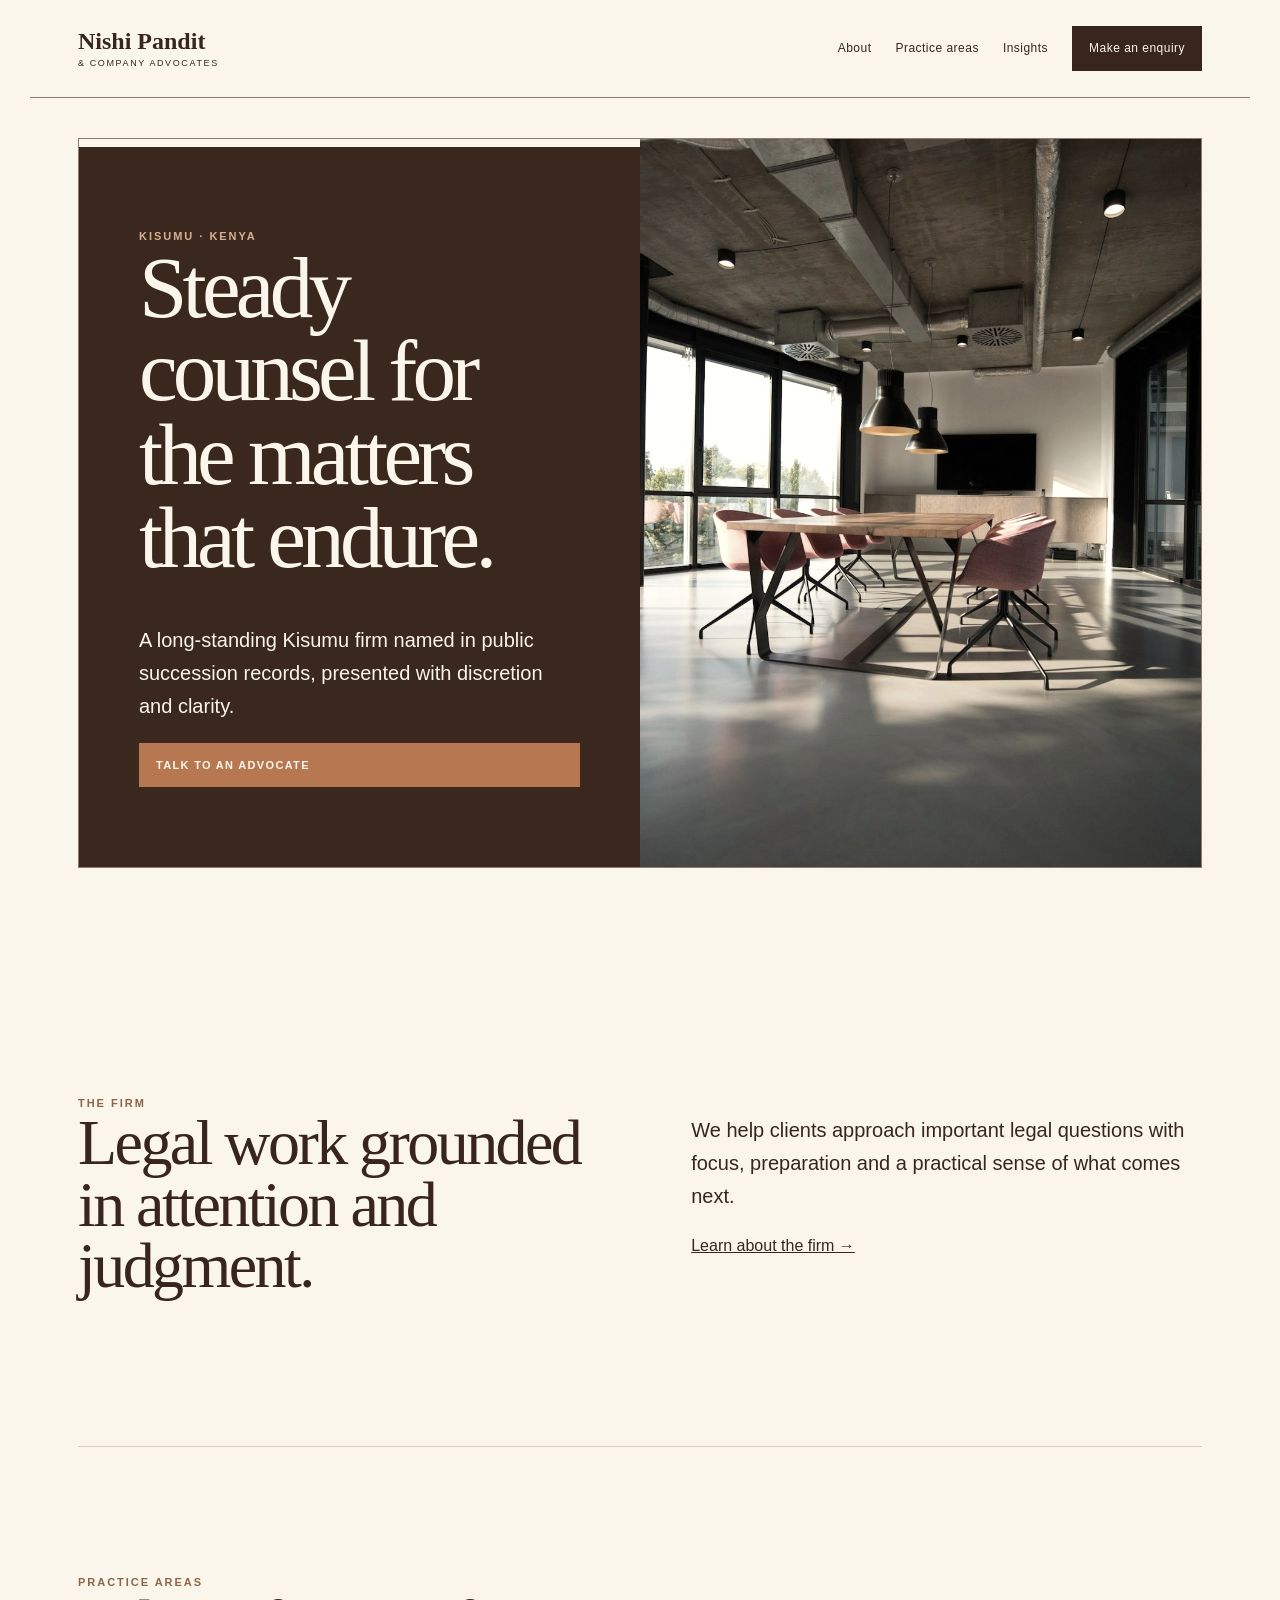
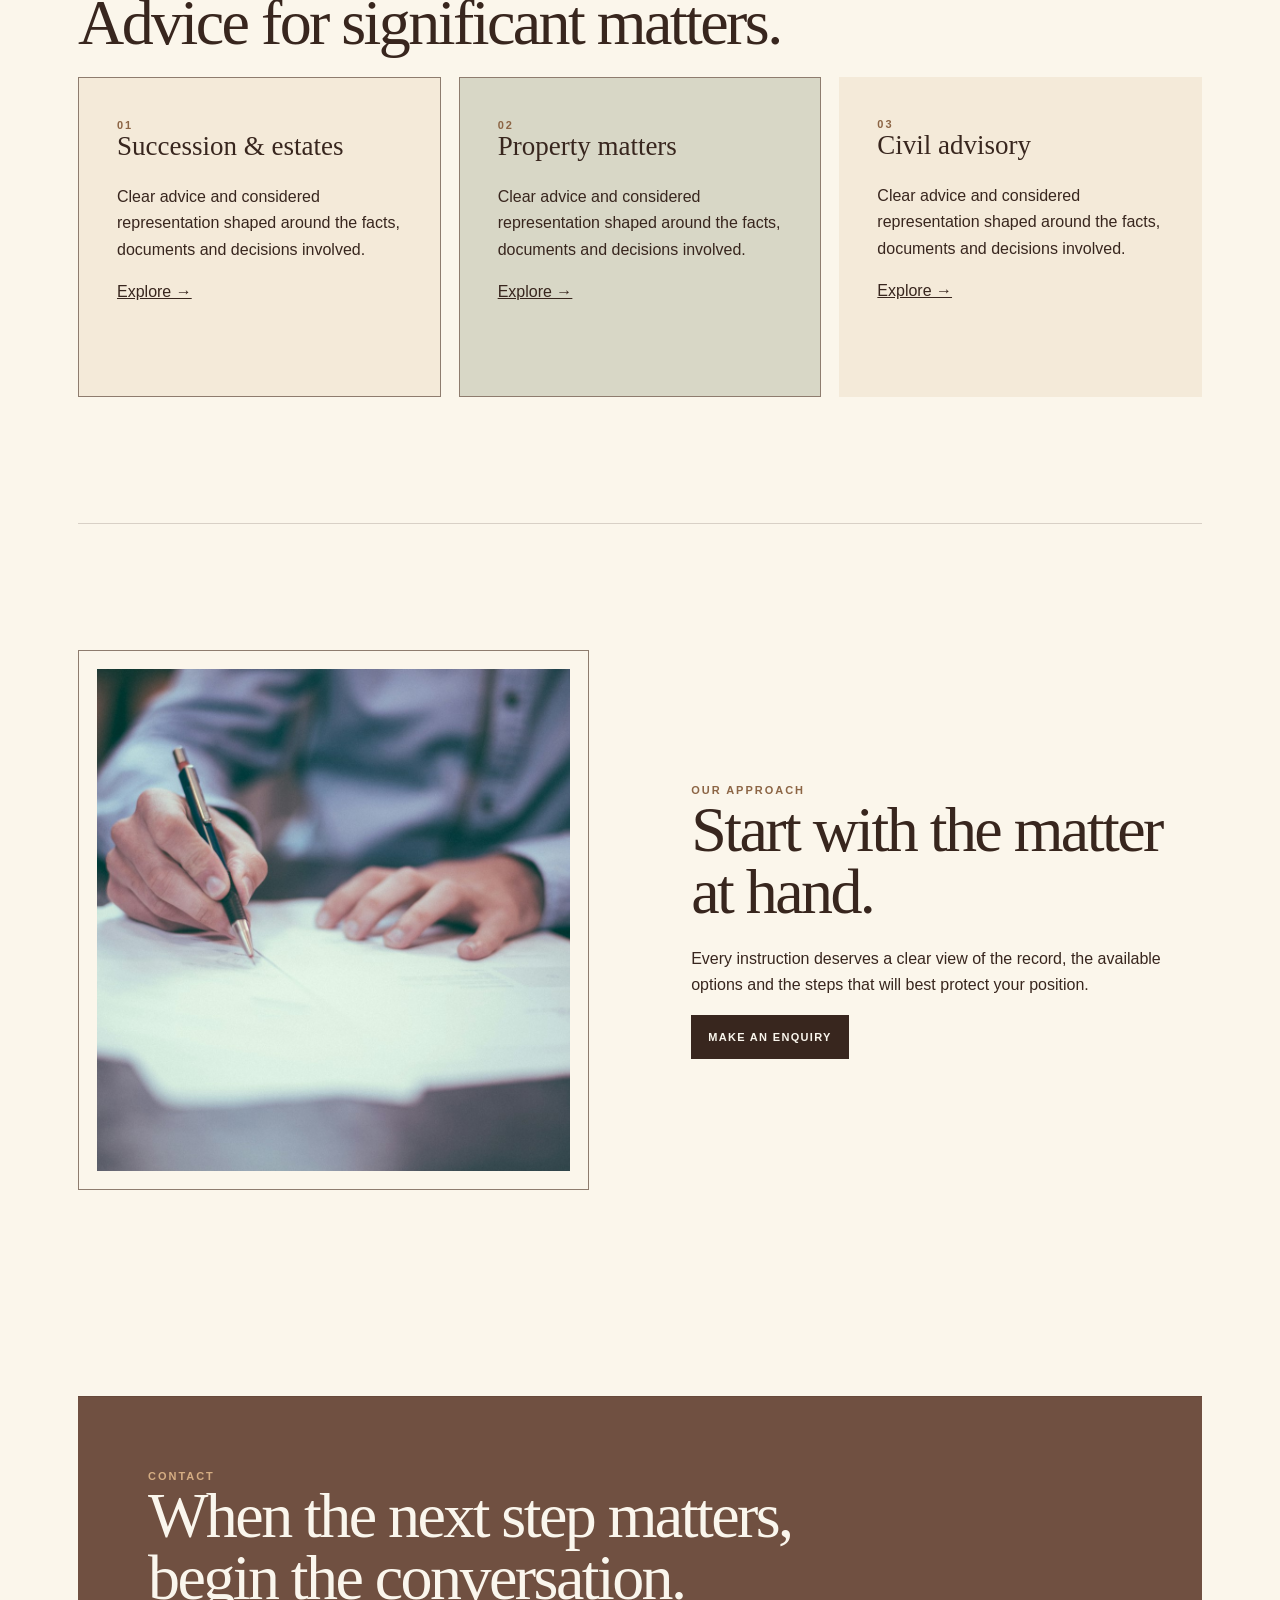
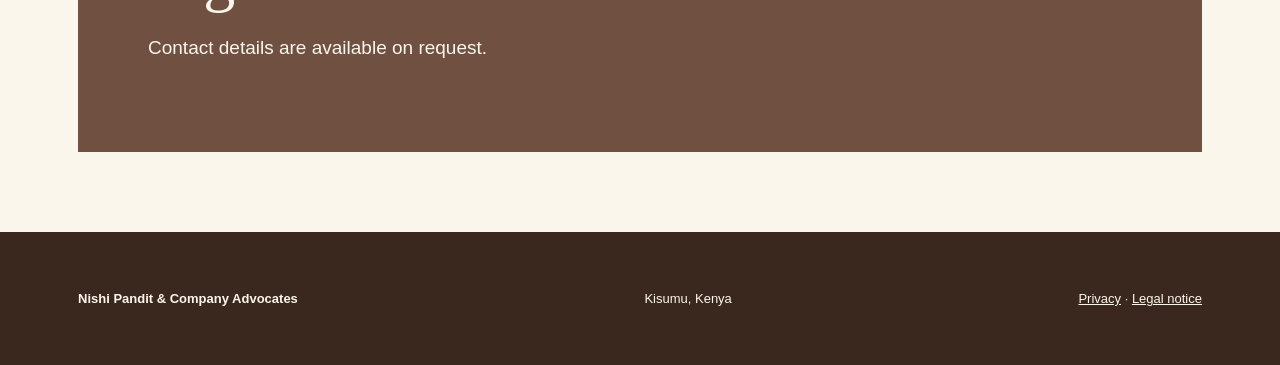
<file: index.html>
<!doctype html><html lang="en"><head><meta charset="utf-8"><meta name="viewport" content="width=device-width,initial-scale=1"><title>Nishi Pandit & Company Advocates</title><meta name="description" content="Nishi Pandit & Company Advocates — legal counsel in Kisumu, Kenya."><link rel="canonical" href="https://nishi-pandit-advocates.vercel.app/"><meta property="og:title" content="Nishi Pandit & Company Advocates"><meta property="og:description" content="Nishi Pandit & Company Advocates — legal counsel in Kisumu, Kenya."><meta property="og:image" content="https://nishi-pandit-advocates.vercel.app/assets/hero.jpg"><meta name="twitter:card" content="summary_large_image"><link rel="manifest" href="/manifest.webmanifest"><link rel="preload" as="image" href="/assets/hero.jpg"><style>:root{--ink:#38261e;--paper:#faf6ed;--accent:#b47d4b;--line:color-mix(in srgb,var(--ink) 18%,transparent)}*{box-sizing:border-box}html{scroll-behavior:smooth}body{margin:0;background:var(--paper);color:var(--ink);font:16px/1.65 Arial,sans-serif}a{color:inherit}header,main,footer{max-width:1220px;margin:auto;padding-inline:clamp(20px,4vw,48px)}header{height:88px;display:flex;align-items:center;justify-content:space-between;border-bottom:1px solid var(--line)}.logo{text-decoration:none;font:600 20px/1 Georgia,serif}.logo small{display:block;font:9px Arial;letter-spacing:.18em;margin-top:5px}nav{display:flex;align-items:center;gap:24px;font-size:12px;letter-spacing:.04em}nav a{text-decoration:none}.navcta,.button{background:var(--ink);color:var(--paper);padding:13px 17px}.menu{display:none}section{padding:clamp(68px,10vw,126px) 0;border-top:1px solid var(--line)}.hero{border:0;padding-top:50px;display:grid;grid-template-columns:1.05fr .95fr;gap:clamp(32px,7vw,90px);align-items:end;min-height:640px}.kicker{font-size:11px;font-weight:700;letter-spacing:.18em;text-transform:uppercase;color:#8c6545}h1,h2,h3{font-family:Georgia,serif;font-weight:500;line-height:.96;margin:0 0 24px}h1{font-size:clamp(54px,7.6vw,106px);letter-spacing:-.055em}h2{font-size:clamp(38px,5vw,66px);letter-spacing:-.04em}.hero p,.intro{font-size:20px;max-width:570px}.heroimg{width:100%;height:510px;object-fit:cover;display:block;filter:saturate(.8) contrast(1.03)}.button{display:inline-block;text-decoration:none;font-size:11px;letter-spacing:.12em;text-transform:uppercase;font-weight:bold}.twocol{display:grid;grid-template-columns:1fr 1fr;gap:clamp(35px,8vw,110px)}.cards{display:grid;grid-template-columns:repeat(3,1fr);border:1px solid var(--line)}.card{padding:28px;border-right:1px solid var(--line);min-height:250px}.card:last-child{border:0}.card h3{font-size:27px}.wideimage{width:100%;height:390px;object-fit:cover}.band{background:var(--ink);color:var(--paper);padding:clamp(36px,6vw,70px)}.band h2{max-width:700px}.details{font-size:19px}.legal{font-size:14px;max-width:760px;color:color-mix(in srgb,var(--ink) 74%,transparent)}footer{padding-block:55px;font-size:13px;border-top:1px solid var(--line)}footer div{display:flex;justify-content:space-between;gap:20px;flex-wrap:wrap}.pagehero{padding:110px 0 72px}.list{padding:0;margin:35px 0;list-style:none;border-top:1px solid var(--line)}.list li{padding:25px 0;border-bottom:1px solid var(--line);display:grid;grid-template-columns:1fr 2fr;gap:30px}.list b{font:500 30px Georgia,serif}@media(max-width:760px){header{height:76px}nav{display:none}.menu{display:block;border:0;background:none;color:var(--ink);font:12px Arial;letter-spacing:.1em;text-transform:uppercase}.hero,.twocol{grid-template-columns:1fr}.hero{min-height:auto;padding-top:60px}.heroimg{height:350px}.cards{grid-template-columns:1fr}.card{border-right:0;border-bottom:1px solid var(--line);min-height:0}.card:last-child{border-bottom:0}.list li{grid-template-columns:1fr;gap:9px}section{padding:70px 0}}@media(prefers-reduced-motion:reduce){html{scroll-behavior:auto}}</style><link rel="stylesheet" href="/assets/brand.css"><script type="application/ld+json">{"@context":"https://schema.org","@type":"LegalService","name":"Nishi Pandit & Company Advocates","address":{"@type":"PostalAddress","addressLocality":"Kisumu","addressCountry":"KE"}}</script></head><body><header><a class="logo" href="/">Nishi Pandit<small>& COMPANY ADVOCATES</small></a><button class="menu" aria-label="Open navigation">Menu</button><nav><a href="/about.html">About</a><a href="/practice-areas.html">Practice areas</a><a href="/insights.html">Insights</a><a href="/contact.html" class="navcta">Make an enquiry</a></nav></header><main><section class="hero"><div><div class="kicker">Kisumu · Kenya</div><h1>Steady counsel for the matters that endure.</h1><p>A long-standing Kisumu firm named in public succession records, presented with discretion and clarity.</p><a class="button" href="/contact.html">Talk to an advocate</a></div><img class="heroimg" src="/assets/hero.jpg" alt="Refined architectural detail"></section><section class="twocol"><div><div class="kicker">The firm</div><h2>Legal work grounded in attention and judgment.</h2></div><div><p class="intro">We help clients approach important legal questions with focus, preparation and a practical sense of what comes next.</p><a href="/about.html">Learn about the firm →</a></div></section><section><div class="kicker">Practice areas</div><h2>Advice for significant matters.</h2><div class="cards"><article class="card"><div class="kicker">01</div><h3>Succession & estates</h3><p>Clear advice and considered representation shaped around the facts, documents and decisions involved.</p><a href="/practice-areas.html">Explore →</a></article><article class="card"><div class="kicker">02</div><h3>Property matters</h3><p>Clear advice and considered representation shaped around the facts, documents and decisions involved.</p><a href="/practice-areas.html">Explore →</a></article><article class="card"><div class="kicker">03</div><h3>Civil advisory</h3><p>Clear advice and considered representation shaped around the facts, documents and decisions involved.</p><a href="/practice-areas.html">Explore →</a></article></div></section><section class="twocol"><img class="wideimage" src="/assets/editorial.jpg" alt="Professional documents and workspace"><div><div class="kicker">Our approach</div><h2>Start with the matter at hand.</h2><p>Every instruction deserves a clear view of the record, the available options and the steps that will best protect your position.</p><a class="button" href="/contact.html">Make an enquiry</a></div></section><section class="band"><div class="kicker" style="color:#d5ad83">Contact</div><h2>When the next step matters, begin the conversation.</h2><p class="details">Contact details are available on request.</p></section></main><footer><div><strong>Nishi Pandit & Company Advocates</strong><span>Kisumu, Kenya</span><span><a href="/privacy.html">Privacy</a> · <a href="/terms.html">Legal notice</a></span></div></footer><script src="/assets/site.js"></script></body></html>
</file>
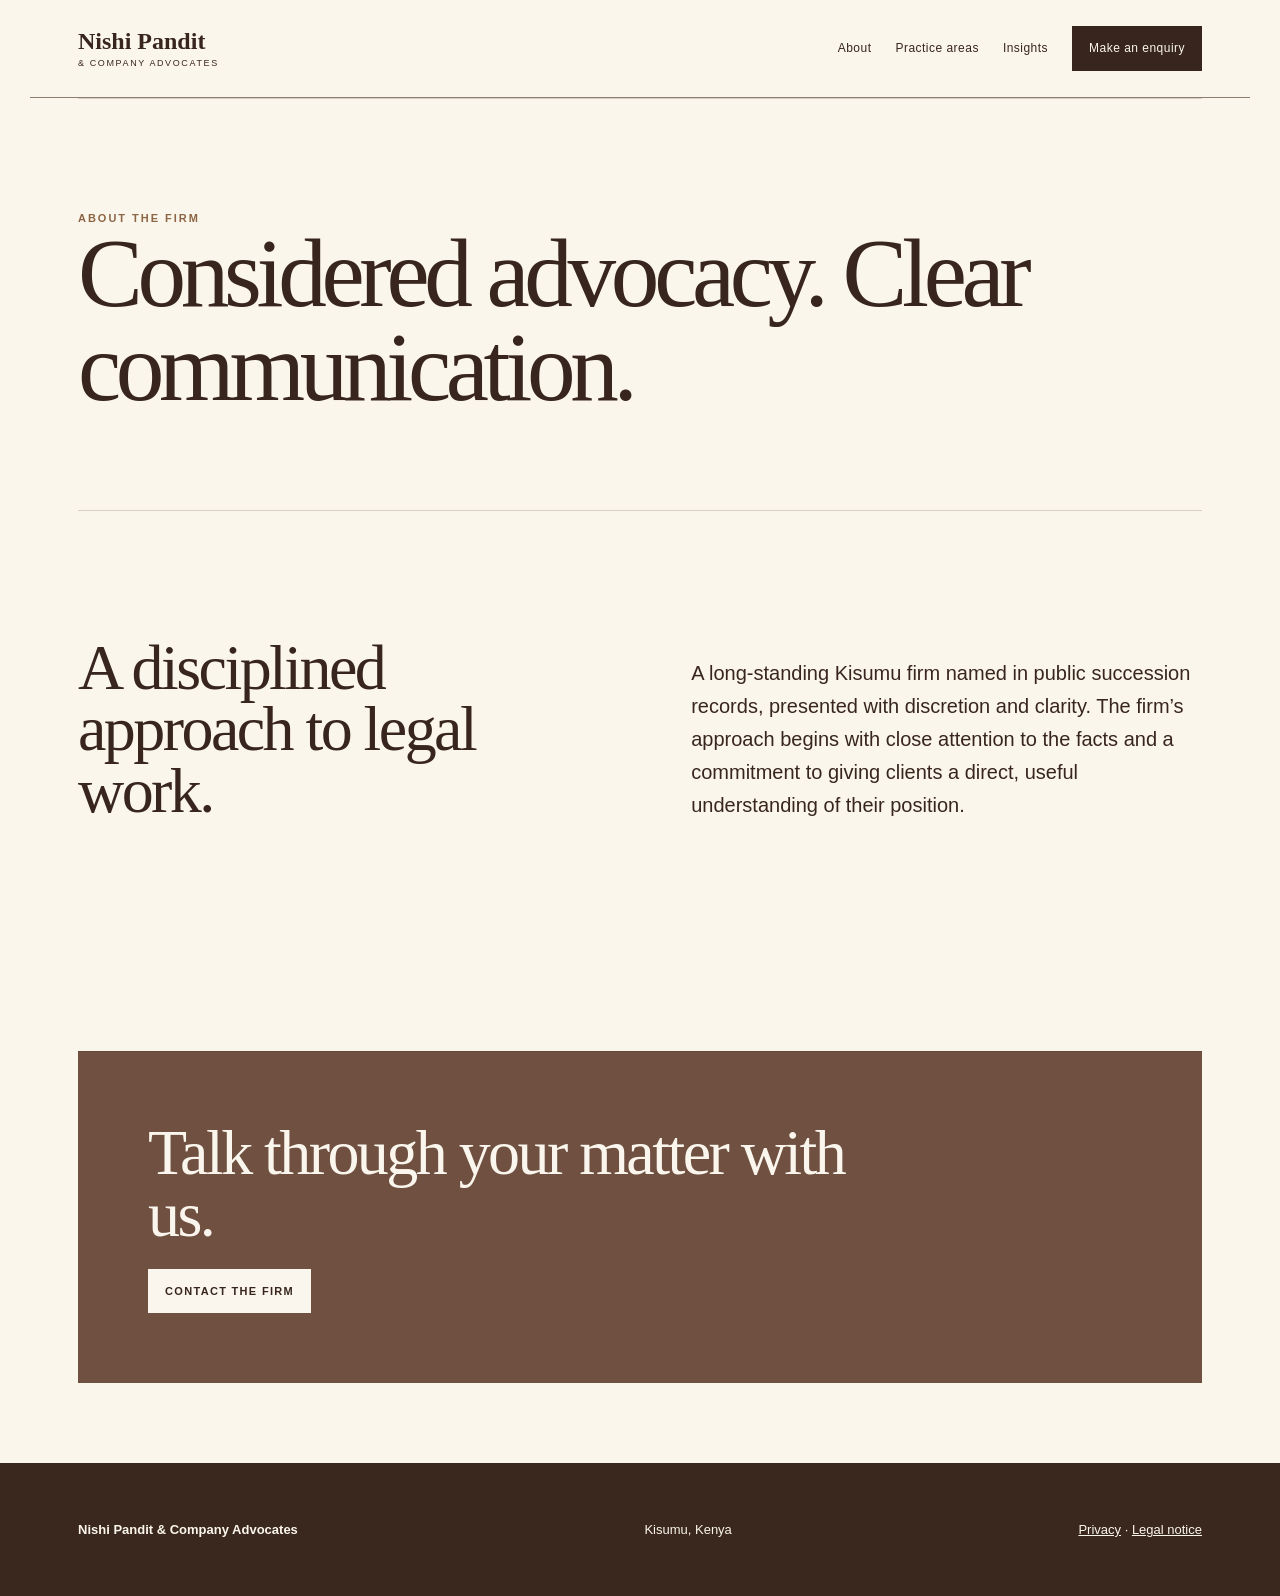
<file: about.html>
<!doctype html><html lang="en"><head><meta charset="utf-8"><meta name="viewport" content="width=device-width,initial-scale=1"><title>About | Nishi Pandit & Company Advocates</title><meta name="description" content="Learn about Nishi Pandit & Company Advocates in Kisumu."><link rel="canonical" href="https://nishi-pandit-advocates.vercel.app/about.html"><meta property="og:title" content="About | Nishi Pandit & Company Advocates"><meta property="og:description" content="Learn about Nishi Pandit & Company Advocates in Kisumu."><meta property="og:image" content="https://nishi-pandit-advocates.vercel.app/assets/hero.jpg"><meta name="twitter:card" content="summary_large_image"><link rel="manifest" href="/manifest.webmanifest"><link rel="preload" as="image" href="/assets/hero.jpg"><style>:root{--ink:#38261e;--paper:#faf6ed;--accent:#b47d4b;--line:color-mix(in srgb,var(--ink) 18%,transparent)}*{box-sizing:border-box}html{scroll-behavior:smooth}body{margin:0;background:var(--paper);color:var(--ink);font:16px/1.65 Arial,sans-serif}a{color:inherit}header,main,footer{max-width:1220px;margin:auto;padding-inline:clamp(20px,4vw,48px)}header{height:88px;display:flex;align-items:center;justify-content:space-between;border-bottom:1px solid var(--line)}.logo{text-decoration:none;font:600 20px/1 Georgia,serif}.logo small{display:block;font:9px Arial;letter-spacing:.18em;margin-top:5px}nav{display:flex;align-items:center;gap:24px;font-size:12px;letter-spacing:.04em}nav a{text-decoration:none}.navcta,.button{background:var(--ink);color:var(--paper);padding:13px 17px}.menu{display:none}section{padding:clamp(68px,10vw,126px) 0;border-top:1px solid var(--line)}.hero{border:0;padding-top:50px;display:grid;grid-template-columns:1.05fr .95fr;gap:clamp(32px,7vw,90px);align-items:end;min-height:640px}.kicker{font-size:11px;font-weight:700;letter-spacing:.18em;text-transform:uppercase;color:#8c6545}h1,h2,h3{font-family:Georgia,serif;font-weight:500;line-height:.96;margin:0 0 24px}h1{font-size:clamp(54px,7.6vw,106px);letter-spacing:-.055em}h2{font-size:clamp(38px,5vw,66px);letter-spacing:-.04em}.hero p,.intro{font-size:20px;max-width:570px}.heroimg{width:100%;height:510px;object-fit:cover;display:block;filter:saturate(.8) contrast(1.03)}.button{display:inline-block;text-decoration:none;font-size:11px;letter-spacing:.12em;text-transform:uppercase;font-weight:bold}.twocol{display:grid;grid-template-columns:1fr 1fr;gap:clamp(35px,8vw,110px)}.cards{display:grid;grid-template-columns:repeat(3,1fr);border:1px solid var(--line)}.card{padding:28px;border-right:1px solid var(--line);min-height:250px}.card:last-child{border:0}.card h3{font-size:27px}.wideimage{width:100%;height:390px;object-fit:cover}.band{background:var(--ink);color:var(--paper);padding:clamp(36px,6vw,70px)}.band h2{max-width:700px}.details{font-size:19px}.legal{font-size:14px;max-width:760px;color:color-mix(in srgb,var(--ink) 74%,transparent)}footer{padding-block:55px;font-size:13px;border-top:1px solid var(--line)}footer div{display:flex;justify-content:space-between;gap:20px;flex-wrap:wrap}.pagehero{padding:110px 0 72px}.list{padding:0;margin:35px 0;list-style:none;border-top:1px solid var(--line)}.list li{padding:25px 0;border-bottom:1px solid var(--line);display:grid;grid-template-columns:1fr 2fr;gap:30px}.list b{font:500 30px Georgia,serif}@media(max-width:760px){header{height:76px}nav{display:none}.menu{display:block;border:0;background:none;color:var(--ink);font:12px Arial;letter-spacing:.1em;text-transform:uppercase}.hero,.twocol{grid-template-columns:1fr}.hero{min-height:auto;padding-top:60px}.heroimg{height:350px}.cards{grid-template-columns:1fr}.card{border-right:0;border-bottom:1px solid var(--line);min-height:0}.card:last-child{border-bottom:0}.list li{grid-template-columns:1fr;gap:9px}section{padding:70px 0}}@media(prefers-reduced-motion:reduce){html{scroll-behavior:auto}}</style><link rel="stylesheet" href="/assets/brand.css"><script type="application/ld+json">{"@context":"https://schema.org","@type":"LegalService","name":"Nishi Pandit & Company Advocates","address":{"@type":"PostalAddress","addressLocality":"Kisumu","addressCountry":"KE"}}</script></head><body><header><a class="logo" href="/">Nishi Pandit<small>& COMPANY ADVOCATES</small></a><button class="menu" aria-label="Open navigation">Menu</button><nav><a href="/about.html">About</a><a href="/practice-areas.html">Practice areas</a><a href="/insights.html">Insights</a><a href="/contact.html" class="navcta">Make an enquiry</a></nav></header><main><section class="pagehero"><div class="kicker">About the firm</div><h1>Considered advocacy. Clear communication.</h1></section><section class="twocol"><div><h2>A disciplined approach to legal work.</h2></div><div><p class="intro">A long-standing Kisumu firm named in public succession records, presented with discretion and clarity. The firm’s approach begins with close attention to the facts and a commitment to giving clients a direct, useful understanding of their position.</p></div></section><section class="band"><h2>Talk through your matter with us.</h2><a class="button" style="background:var(--paper);color:var(--ink)" href="/contact.html">Contact the firm</a></section></main><footer><div><strong>Nishi Pandit & Company Advocates</strong><span>Kisumu, Kenya</span><span><a href="/privacy.html">Privacy</a> · <a href="/terms.html">Legal notice</a></span></div></footer><script src="/assets/site.js"></script></body></html>
</file>
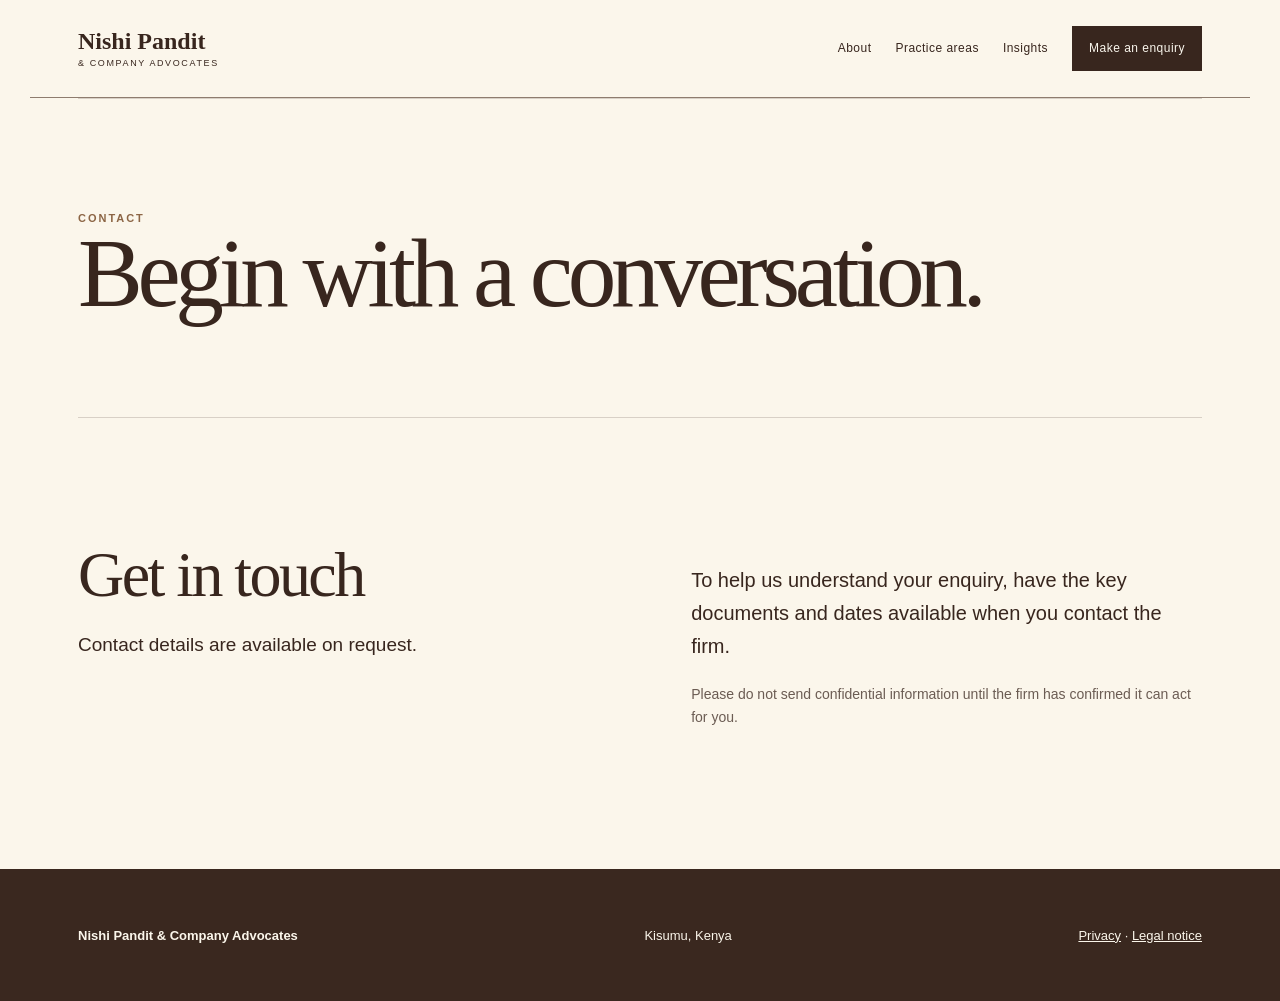
<file: contact.html>
<!doctype html><html lang="en"><head><meta charset="utf-8"><meta name="viewport" content="width=device-width,initial-scale=1"><title>Contact | Nishi Pandit & Company Advocates</title><meta name="description" content="Contact Nishi Pandit & Company Advocates in Kisumu, Kenya."><link rel="canonical" href="https://nishi-pandit-advocates.vercel.app/contact.html"><meta property="og:title" content="Contact | Nishi Pandit & Company Advocates"><meta property="og:description" content="Contact Nishi Pandit & Company Advocates in Kisumu, Kenya."><meta property="og:image" content="https://nishi-pandit-advocates.vercel.app/assets/hero.jpg"><meta name="twitter:card" content="summary_large_image"><link rel="manifest" href="/manifest.webmanifest"><link rel="preload" as="image" href="/assets/hero.jpg"><style>:root{--ink:#38261e;--paper:#faf6ed;--accent:#b47d4b;--line:color-mix(in srgb,var(--ink) 18%,transparent)}*{box-sizing:border-box}html{scroll-behavior:smooth}body{margin:0;background:var(--paper);color:var(--ink);font:16px/1.65 Arial,sans-serif}a{color:inherit}header,main,footer{max-width:1220px;margin:auto;padding-inline:clamp(20px,4vw,48px)}header{height:88px;display:flex;align-items:center;justify-content:space-between;border-bottom:1px solid var(--line)}.logo{text-decoration:none;font:600 20px/1 Georgia,serif}.logo small{display:block;font:9px Arial;letter-spacing:.18em;margin-top:5px}nav{display:flex;align-items:center;gap:24px;font-size:12px;letter-spacing:.04em}nav a{text-decoration:none}.navcta,.button{background:var(--ink);color:var(--paper);padding:13px 17px}.menu{display:none}section{padding:clamp(68px,10vw,126px) 0;border-top:1px solid var(--line)}.hero{border:0;padding-top:50px;display:grid;grid-template-columns:1.05fr .95fr;gap:clamp(32px,7vw,90px);align-items:end;min-height:640px}.kicker{font-size:11px;font-weight:700;letter-spacing:.18em;text-transform:uppercase;color:#8c6545}h1,h2,h3{font-family:Georgia,serif;font-weight:500;line-height:.96;margin:0 0 24px}h1{font-size:clamp(54px,7.6vw,106px);letter-spacing:-.055em}h2{font-size:clamp(38px,5vw,66px);letter-spacing:-.04em}.hero p,.intro{font-size:20px;max-width:570px}.heroimg{width:100%;height:510px;object-fit:cover;display:block;filter:saturate(.8) contrast(1.03)}.button{display:inline-block;text-decoration:none;font-size:11px;letter-spacing:.12em;text-transform:uppercase;font-weight:bold}.twocol{display:grid;grid-template-columns:1fr 1fr;gap:clamp(35px,8vw,110px)}.cards{display:grid;grid-template-columns:repeat(3,1fr);border:1px solid var(--line)}.card{padding:28px;border-right:1px solid var(--line);min-height:250px}.card:last-child{border:0}.card h3{font-size:27px}.wideimage{width:100%;height:390px;object-fit:cover}.band{background:var(--ink);color:var(--paper);padding:clamp(36px,6vw,70px)}.band h2{max-width:700px}.details{font-size:19px}.legal{font-size:14px;max-width:760px;color:color-mix(in srgb,var(--ink) 74%,transparent)}footer{padding-block:55px;font-size:13px;border-top:1px solid var(--line)}footer div{display:flex;justify-content:space-between;gap:20px;flex-wrap:wrap}.pagehero{padding:110px 0 72px}.list{padding:0;margin:35px 0;list-style:none;border-top:1px solid var(--line)}.list li{padding:25px 0;border-bottom:1px solid var(--line);display:grid;grid-template-columns:1fr 2fr;gap:30px}.list b{font:500 30px Georgia,serif}@media(max-width:760px){header{height:76px}nav{display:none}.menu{display:block;border:0;background:none;color:var(--ink);font:12px Arial;letter-spacing:.1em;text-transform:uppercase}.hero,.twocol{grid-template-columns:1fr}.hero{min-height:auto;padding-top:60px}.heroimg{height:350px}.cards{grid-template-columns:1fr}.card{border-right:0;border-bottom:1px solid var(--line);min-height:0}.card:last-child{border-bottom:0}.list li{grid-template-columns:1fr;gap:9px}section{padding:70px 0}}@media(prefers-reduced-motion:reduce){html{scroll-behavior:auto}}</style><link rel="stylesheet" href="/assets/brand.css"><script type="application/ld+json">{"@context":"https://schema.org","@type":"LegalService","name":"Nishi Pandit & Company Advocates","address":{"@type":"PostalAddress","addressLocality":"Kisumu","addressCountry":"KE"}}</script></head><body><header><a class="logo" href="/">Nishi Pandit<small>& COMPANY ADVOCATES</small></a><button class="menu" aria-label="Open navigation">Menu</button><nav><a href="/about.html">About</a><a href="/practice-areas.html">Practice areas</a><a href="/insights.html">Insights</a><a href="/contact.html" class="navcta">Make an enquiry</a></nav></header><main><section class="pagehero"><div class="kicker">Contact</div><h1>Begin with a conversation.</h1></section><section class="twocol"><div><h2>Get in touch</h2><p class="details">Contact details are available on request.</p></div><div><p class="intro">To help us understand your enquiry, have the key documents and dates available when you contact the firm.</p><p class="legal">Please do not send confidential information until the firm has confirmed it can act for you.</p></div></section></main><footer><div><strong>Nishi Pandit & Company Advocates</strong><span>Kisumu, Kenya</span><span><a href="/privacy.html">Privacy</a> · <a href="/terms.html">Legal notice</a></span></div></footer><script src="/assets/site.js"></script></body></html>
</file>
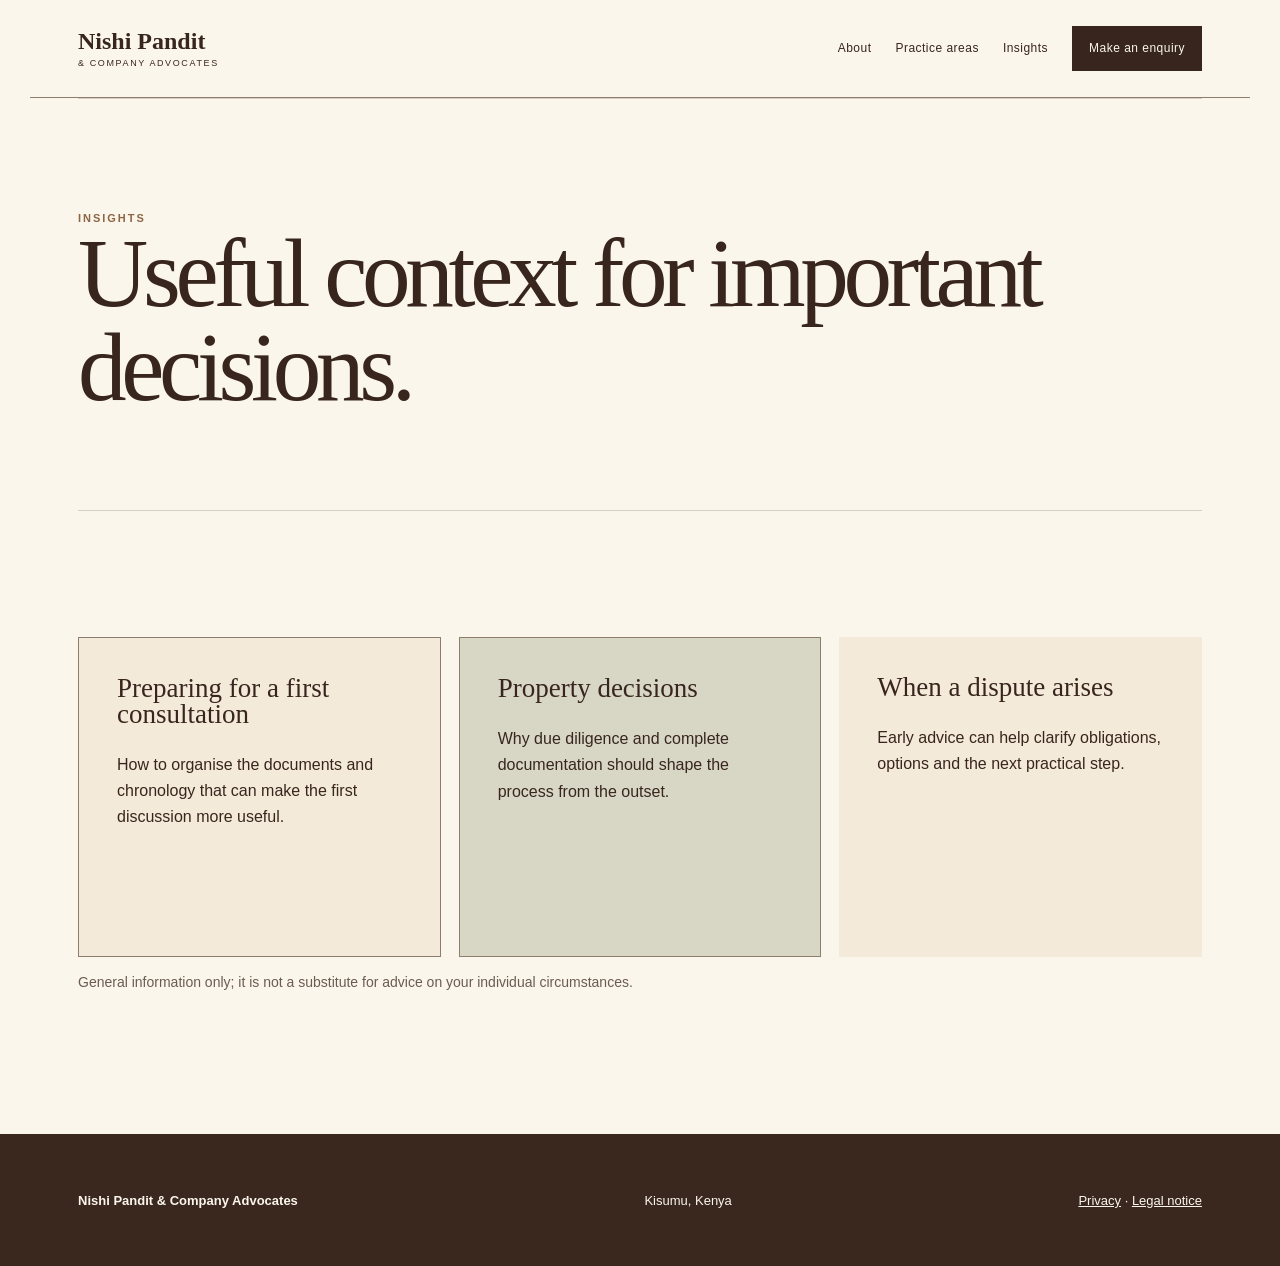
<file: insights.html>
<!doctype html><html lang="en"><head><meta charset="utf-8"><meta name="viewport" content="width=device-width,initial-scale=1"><title>Insights | Nishi Pandit & Company Advocates</title><meta name="description" content="Legal resources from Nishi Pandit & Company Advocates."><link rel="canonical" href="https://nishi-pandit-advocates.vercel.app/insights.html"><meta property="og:title" content="Insights | Nishi Pandit & Company Advocates"><meta property="og:description" content="Legal resources from Nishi Pandit & Company Advocates."><meta property="og:image" content="https://nishi-pandit-advocates.vercel.app/assets/hero.jpg"><meta name="twitter:card" content="summary_large_image"><link rel="manifest" href="/manifest.webmanifest"><link rel="preload" as="image" href="/assets/hero.jpg"><style>:root{--ink:#38261e;--paper:#faf6ed;--accent:#b47d4b;--line:color-mix(in srgb,var(--ink) 18%,transparent)}*{box-sizing:border-box}html{scroll-behavior:smooth}body{margin:0;background:var(--paper);color:var(--ink);font:16px/1.65 Arial,sans-serif}a{color:inherit}header,main,footer{max-width:1220px;margin:auto;padding-inline:clamp(20px,4vw,48px)}header{height:88px;display:flex;align-items:center;justify-content:space-between;border-bottom:1px solid var(--line)}.logo{text-decoration:none;font:600 20px/1 Georgia,serif}.logo small{display:block;font:9px Arial;letter-spacing:.18em;margin-top:5px}nav{display:flex;align-items:center;gap:24px;font-size:12px;letter-spacing:.04em}nav a{text-decoration:none}.navcta,.button{background:var(--ink);color:var(--paper);padding:13px 17px}.menu{display:none}section{padding:clamp(68px,10vw,126px) 0;border-top:1px solid var(--line)}.hero{border:0;padding-top:50px;display:grid;grid-template-columns:1.05fr .95fr;gap:clamp(32px,7vw,90px);align-items:end;min-height:640px}.kicker{font-size:11px;font-weight:700;letter-spacing:.18em;text-transform:uppercase;color:#8c6545}h1,h2,h3{font-family:Georgia,serif;font-weight:500;line-height:.96;margin:0 0 24px}h1{font-size:clamp(54px,7.6vw,106px);letter-spacing:-.055em}h2{font-size:clamp(38px,5vw,66px);letter-spacing:-.04em}.hero p,.intro{font-size:20px;max-width:570px}.heroimg{width:100%;height:510px;object-fit:cover;display:block;filter:saturate(.8) contrast(1.03)}.button{display:inline-block;text-decoration:none;font-size:11px;letter-spacing:.12em;text-transform:uppercase;font-weight:bold}.twocol{display:grid;grid-template-columns:1fr 1fr;gap:clamp(35px,8vw,110px)}.cards{display:grid;grid-template-columns:repeat(3,1fr);border:1px solid var(--line)}.card{padding:28px;border-right:1px solid var(--line);min-height:250px}.card:last-child{border:0}.card h3{font-size:27px}.wideimage{width:100%;height:390px;object-fit:cover}.band{background:var(--ink);color:var(--paper);padding:clamp(36px,6vw,70px)}.band h2{max-width:700px}.details{font-size:19px}.legal{font-size:14px;max-width:760px;color:color-mix(in srgb,var(--ink) 74%,transparent)}footer{padding-block:55px;font-size:13px;border-top:1px solid var(--line)}footer div{display:flex;justify-content:space-between;gap:20px;flex-wrap:wrap}.pagehero{padding:110px 0 72px}.list{padding:0;margin:35px 0;list-style:none;border-top:1px solid var(--line)}.list li{padding:25px 0;border-bottom:1px solid var(--line);display:grid;grid-template-columns:1fr 2fr;gap:30px}.list b{font:500 30px Georgia,serif}@media(max-width:760px){header{height:76px}nav{display:none}.menu{display:block;border:0;background:none;color:var(--ink);font:12px Arial;letter-spacing:.1em;text-transform:uppercase}.hero,.twocol{grid-template-columns:1fr}.hero{min-height:auto;padding-top:60px}.heroimg{height:350px}.cards{grid-template-columns:1fr}.card{border-right:0;border-bottom:1px solid var(--line);min-height:0}.card:last-child{border-bottom:0}.list li{grid-template-columns:1fr;gap:9px}section{padding:70px 0}}@media(prefers-reduced-motion:reduce){html{scroll-behavior:auto}}</style><link rel="stylesheet" href="/assets/brand.css"><script type="application/ld+json">{"@context":"https://schema.org","@type":"LegalService","name":"Nishi Pandit & Company Advocates","address":{"@type":"PostalAddress","addressLocality":"Kisumu","addressCountry":"KE"}}</script></head><body><header><a class="logo" href="/">Nishi Pandit<small>& COMPANY ADVOCATES</small></a><button class="menu" aria-label="Open navigation">Menu</button><nav><a href="/about.html">About</a><a href="/practice-areas.html">Practice areas</a><a href="/insights.html">Insights</a><a href="/contact.html" class="navcta">Make an enquiry</a></nav></header><main><section class="pagehero"><div class="kicker">Insights</div><h1>Useful context for important decisions.</h1></section><section><div class="cards"><article class="card"><h3>Preparing for a first consultation</h3><p>How to organise the documents and chronology that can make the first discussion more useful.</p></article><article class="card"><h3>Property decisions</h3><p>Why due diligence and complete documentation should shape the process from the outset.</p></article><article class="card"><h3>When a dispute arises</h3><p>Early advice can help clarify obligations, options and the next practical step.</p></article></div><p class="legal">General information only; it is not a substitute for advice on your individual circumstances.</p></section></main><footer><div><strong>Nishi Pandit & Company Advocates</strong><span>Kisumu, Kenya</span><span><a href="/privacy.html">Privacy</a> · <a href="/terms.html">Legal notice</a></span></div></footer><script src="/assets/site.js"></script></body></html>
</file>
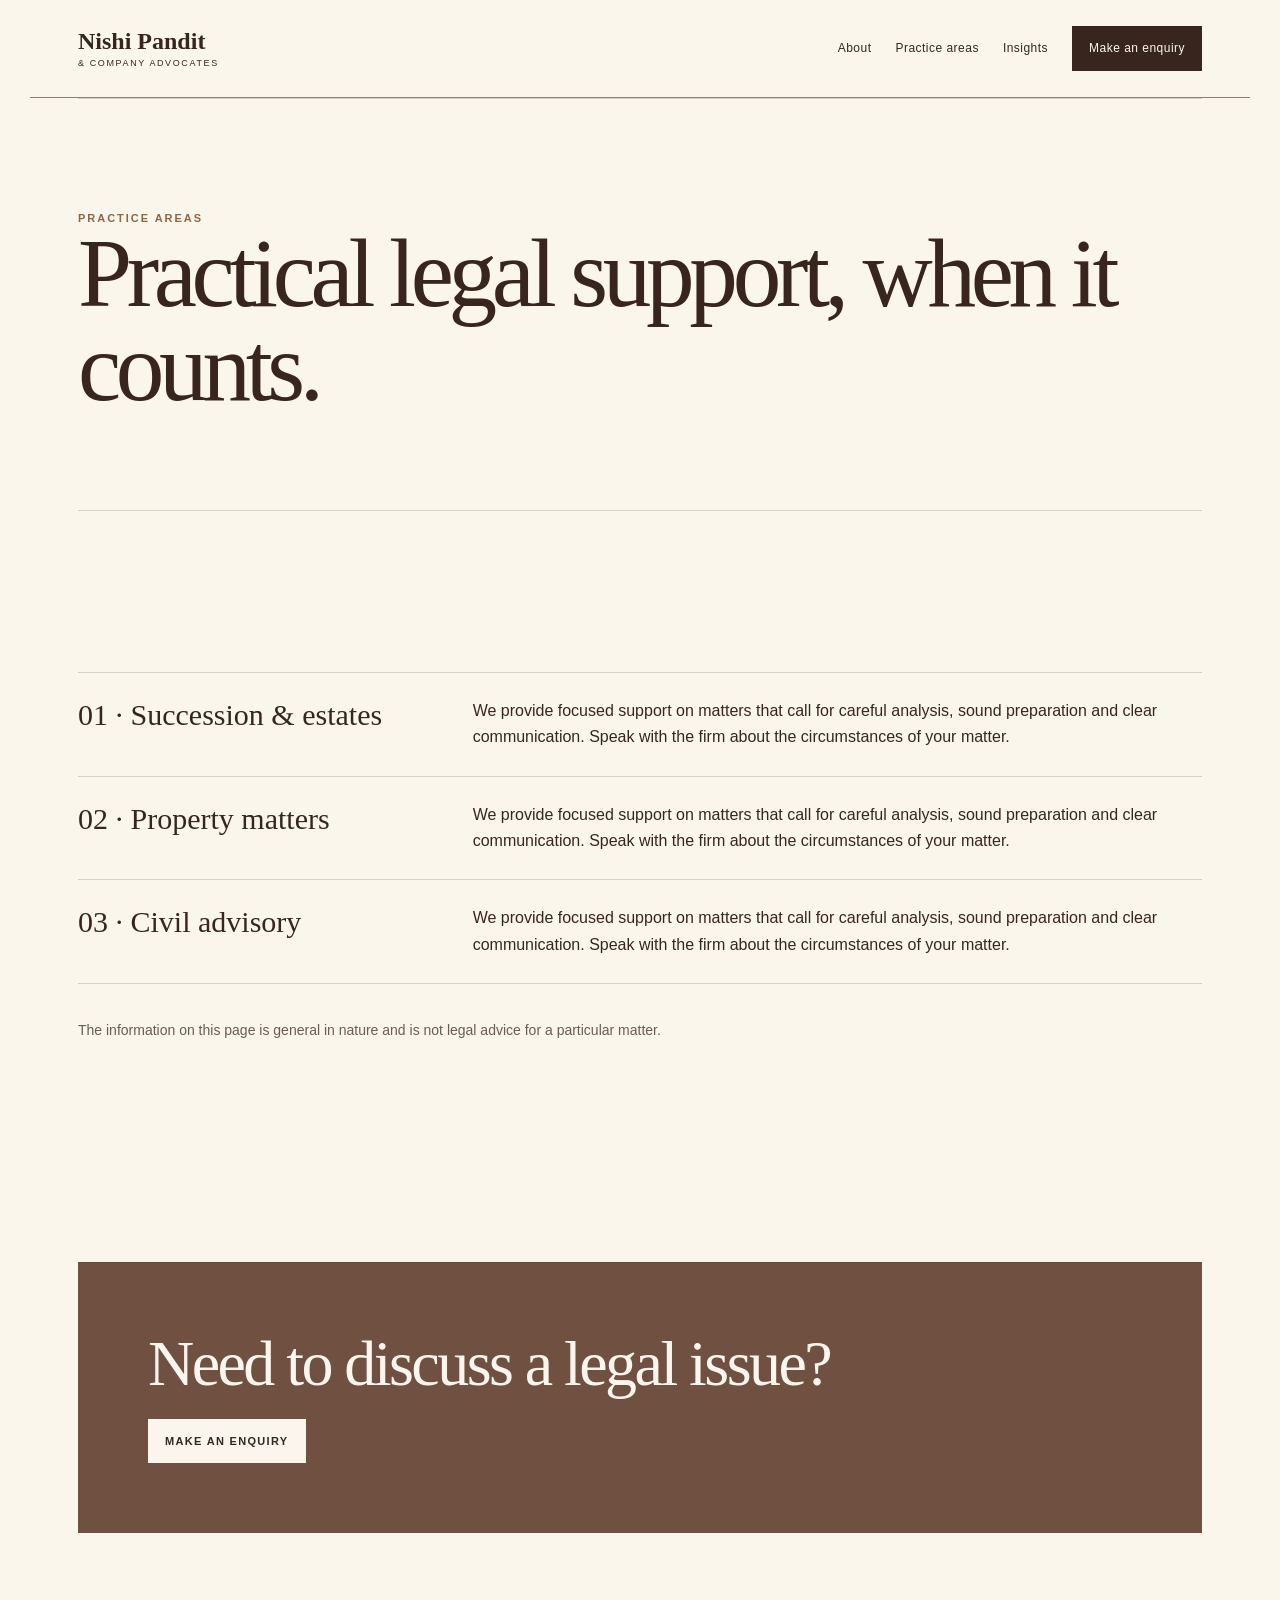
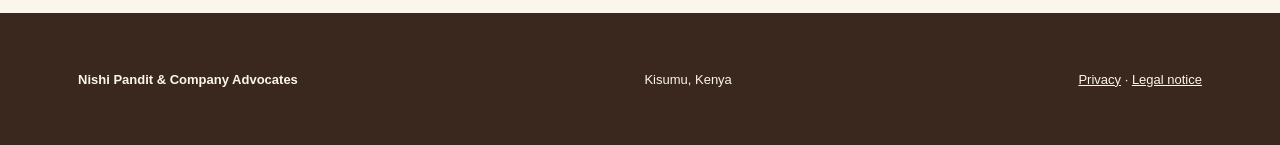
<file: practice-areas.html>
<!doctype html><html lang="en"><head><meta charset="utf-8"><meta name="viewport" content="width=device-width,initial-scale=1"><title>Practice Areas | Nishi Pandit & Company Advocates</title><meta name="description" content="Nishi Pandit & Company Advocates practice areas and legal services in Kisumu."><link rel="canonical" href="https://nishi-pandit-advocates.vercel.app/practice-areas.html"><meta property="og:title" content="Practice Areas | Nishi Pandit & Company Advocates"><meta property="og:description" content="Nishi Pandit & Company Advocates practice areas and legal services in Kisumu."><meta property="og:image" content="https://nishi-pandit-advocates.vercel.app/assets/hero.jpg"><meta name="twitter:card" content="summary_large_image"><link rel="manifest" href="/manifest.webmanifest"><link rel="preload" as="image" href="/assets/hero.jpg"><style>:root{--ink:#38261e;--paper:#faf6ed;--accent:#b47d4b;--line:color-mix(in srgb,var(--ink) 18%,transparent)}*{box-sizing:border-box}html{scroll-behavior:smooth}body{margin:0;background:var(--paper);color:var(--ink);font:16px/1.65 Arial,sans-serif}a{color:inherit}header,main,footer{max-width:1220px;margin:auto;padding-inline:clamp(20px,4vw,48px)}header{height:88px;display:flex;align-items:center;justify-content:space-between;border-bottom:1px solid var(--line)}.logo{text-decoration:none;font:600 20px/1 Georgia,serif}.logo small{display:block;font:9px Arial;letter-spacing:.18em;margin-top:5px}nav{display:flex;align-items:center;gap:24px;font-size:12px;letter-spacing:.04em}nav a{text-decoration:none}.navcta,.button{background:var(--ink);color:var(--paper);padding:13px 17px}.menu{display:none}section{padding:clamp(68px,10vw,126px) 0;border-top:1px solid var(--line)}.hero{border:0;padding-top:50px;display:grid;grid-template-columns:1.05fr .95fr;gap:clamp(32px,7vw,90px);align-items:end;min-height:640px}.kicker{font-size:11px;font-weight:700;letter-spacing:.18em;text-transform:uppercase;color:#8c6545}h1,h2,h3{font-family:Georgia,serif;font-weight:500;line-height:.96;margin:0 0 24px}h1{font-size:clamp(54px,7.6vw,106px);letter-spacing:-.055em}h2{font-size:clamp(38px,5vw,66px);letter-spacing:-.04em}.hero p,.intro{font-size:20px;max-width:570px}.heroimg{width:100%;height:510px;object-fit:cover;display:block;filter:saturate(.8) contrast(1.03)}.button{display:inline-block;text-decoration:none;font-size:11px;letter-spacing:.12em;text-transform:uppercase;font-weight:bold}.twocol{display:grid;grid-template-columns:1fr 1fr;gap:clamp(35px,8vw,110px)}.cards{display:grid;grid-template-columns:repeat(3,1fr);border:1px solid var(--line)}.card{padding:28px;border-right:1px solid var(--line);min-height:250px}.card:last-child{border:0}.card h3{font-size:27px}.wideimage{width:100%;height:390px;object-fit:cover}.band{background:var(--ink);color:var(--paper);padding:clamp(36px,6vw,70px)}.band h2{max-width:700px}.details{font-size:19px}.legal{font-size:14px;max-width:760px;color:color-mix(in srgb,var(--ink) 74%,transparent)}footer{padding-block:55px;font-size:13px;border-top:1px solid var(--line)}footer div{display:flex;justify-content:space-between;gap:20px;flex-wrap:wrap}.pagehero{padding:110px 0 72px}.list{padding:0;margin:35px 0;list-style:none;border-top:1px solid var(--line)}.list li{padding:25px 0;border-bottom:1px solid var(--line);display:grid;grid-template-columns:1fr 2fr;gap:30px}.list b{font:500 30px Georgia,serif}@media(max-width:760px){header{height:76px}nav{display:none}.menu{display:block;border:0;background:none;color:var(--ink);font:12px Arial;letter-spacing:.1em;text-transform:uppercase}.hero,.twocol{grid-template-columns:1fr}.hero{min-height:auto;padding-top:60px}.heroimg{height:350px}.cards{grid-template-columns:1fr}.card{border-right:0;border-bottom:1px solid var(--line);min-height:0}.card:last-child{border-bottom:0}.list li{grid-template-columns:1fr;gap:9px}section{padding:70px 0}}@media(prefers-reduced-motion:reduce){html{scroll-behavior:auto}}</style><link rel="stylesheet" href="/assets/brand.css"><script type="application/ld+json">{"@context":"https://schema.org","@type":"LegalService","name":"Nishi Pandit & Company Advocates","address":{"@type":"PostalAddress","addressLocality":"Kisumu","addressCountry":"KE"}}</script></head><body><header><a class="logo" href="/">Nishi Pandit<small>& COMPANY ADVOCATES</small></a><button class="menu" aria-label="Open navigation">Menu</button><nav><a href="/about.html">About</a><a href="/practice-areas.html">Practice areas</a><a href="/insights.html">Insights</a><a href="/contact.html" class="navcta">Make an enquiry</a></nav></header><main><section class="pagehero"><div class="kicker">Practice areas</div><h1>Practical legal support, when it counts.</h1></section><section><ul class="list"><li><b>01 · Succession & estates</b><span>We provide focused support on matters that call for careful analysis, sound preparation and clear communication. Speak with the firm about the circumstances of your matter.</span></li><li><b>02 · Property matters</b><span>We provide focused support on matters that call for careful analysis, sound preparation and clear communication. Speak with the firm about the circumstances of your matter.</span></li><li><b>03 · Civil advisory</b><span>We provide focused support on matters that call for careful analysis, sound preparation and clear communication. Speak with the firm about the circumstances of your matter.</span></li></ul><p class="legal">The information on this page is general in nature and is not legal advice for a particular matter.</p></section><section class="band"><h2>Need to discuss a legal issue?</h2><a class="button" style="background:var(--paper);color:var(--ink)" href="/contact.html">Make an enquiry</a></section></main><footer><div><strong>Nishi Pandit & Company Advocates</strong><span>Kisumu, Kenya</span><span><a href="/privacy.html">Privacy</a> · <a href="/terms.html">Legal notice</a></span></div></footer><script src="/assets/site.js"></script></body></html>
</file>
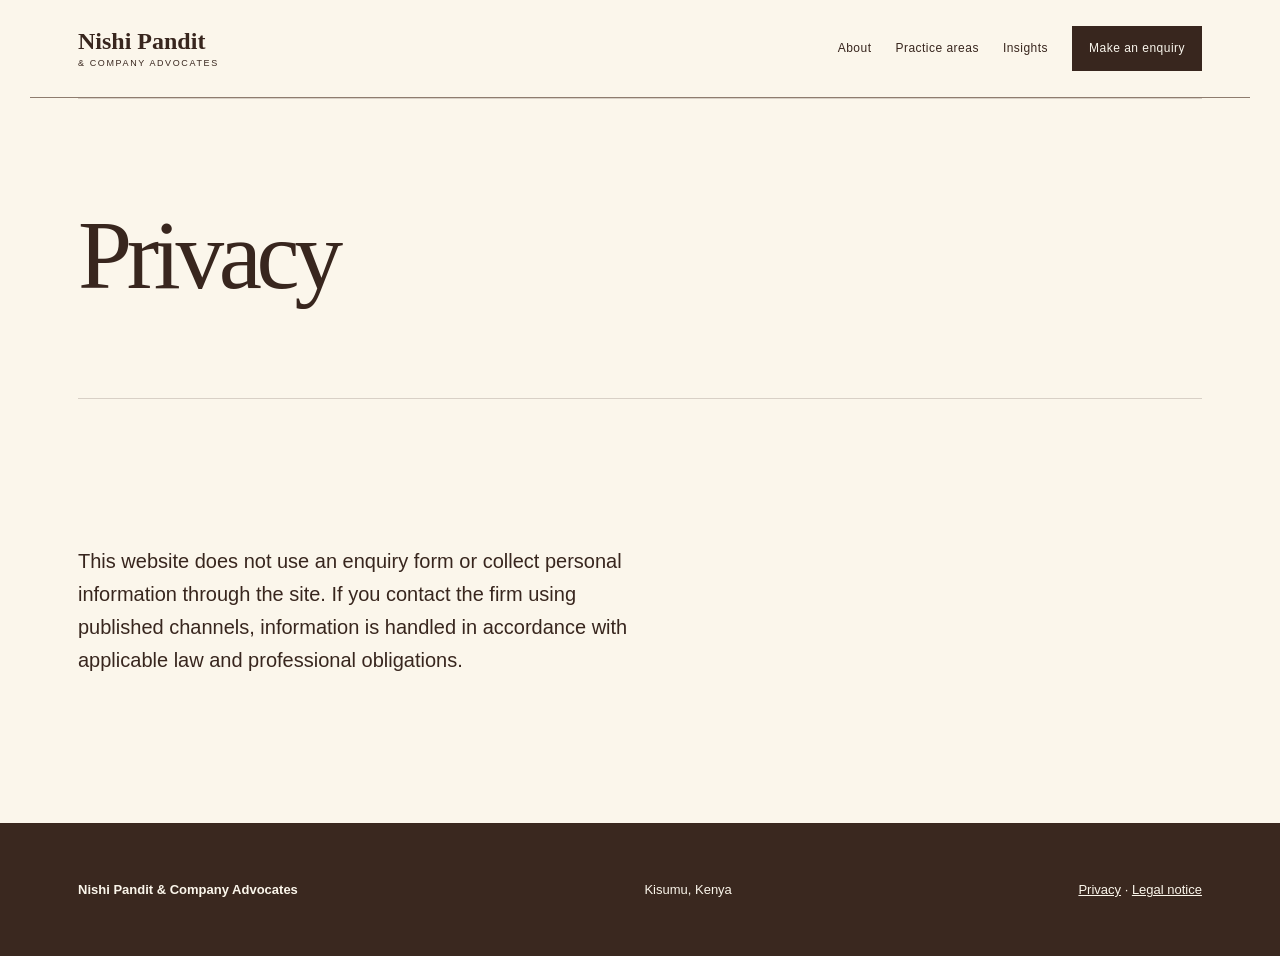
<file: privacy.html>
<!doctype html><html lang="en"><head><meta charset="utf-8"><meta name="viewport" content="width=device-width,initial-scale=1"><title>Privacy | Nishi Pandit & Company Advocates</title><meta name="description" content="privacy information for Nishi Pandit & Company Advocates."><link rel="canonical" href="https://nishi-pandit-advocates.vercel.app/privacy.html"><meta property="og:title" content="Privacy | Nishi Pandit & Company Advocates"><meta property="og:description" content="privacy information for Nishi Pandit & Company Advocates."><meta property="og:image" content="https://nishi-pandit-advocates.vercel.app/assets/hero.jpg"><meta name="twitter:card" content="summary_large_image"><link rel="manifest" href="/manifest.webmanifest"><link rel="preload" as="image" href="/assets/hero.jpg"><style>:root{--ink:#38261e;--paper:#faf6ed;--accent:#b47d4b;--line:color-mix(in srgb,var(--ink) 18%,transparent)}*{box-sizing:border-box}html{scroll-behavior:smooth}body{margin:0;background:var(--paper);color:var(--ink);font:16px/1.65 Arial,sans-serif}a{color:inherit}header,main,footer{max-width:1220px;margin:auto;padding-inline:clamp(20px,4vw,48px)}header{height:88px;display:flex;align-items:center;justify-content:space-between;border-bottom:1px solid var(--line)}.logo{text-decoration:none;font:600 20px/1 Georgia,serif}.logo small{display:block;font:9px Arial;letter-spacing:.18em;margin-top:5px}nav{display:flex;align-items:center;gap:24px;font-size:12px;letter-spacing:.04em}nav a{text-decoration:none}.navcta,.button{background:var(--ink);color:var(--paper);padding:13px 17px}.menu{display:none}section{padding:clamp(68px,10vw,126px) 0;border-top:1px solid var(--line)}.hero{border:0;padding-top:50px;display:grid;grid-template-columns:1.05fr .95fr;gap:clamp(32px,7vw,90px);align-items:end;min-height:640px}.kicker{font-size:11px;font-weight:700;letter-spacing:.18em;text-transform:uppercase;color:#8c6545}h1,h2,h3{font-family:Georgia,serif;font-weight:500;line-height:.96;margin:0 0 24px}h1{font-size:clamp(54px,7.6vw,106px);letter-spacing:-.055em}h2{font-size:clamp(38px,5vw,66px);letter-spacing:-.04em}.hero p,.intro{font-size:20px;max-width:570px}.heroimg{width:100%;height:510px;object-fit:cover;display:block;filter:saturate(.8) contrast(1.03)}.button{display:inline-block;text-decoration:none;font-size:11px;letter-spacing:.12em;text-transform:uppercase;font-weight:bold}.twocol{display:grid;grid-template-columns:1fr 1fr;gap:clamp(35px,8vw,110px)}.cards{display:grid;grid-template-columns:repeat(3,1fr);border:1px solid var(--line)}.card{padding:28px;border-right:1px solid var(--line);min-height:250px}.card:last-child{border:0}.card h3{font-size:27px}.wideimage{width:100%;height:390px;object-fit:cover}.band{background:var(--ink);color:var(--paper);padding:clamp(36px,6vw,70px)}.band h2{max-width:700px}.details{font-size:19px}.legal{font-size:14px;max-width:760px;color:color-mix(in srgb,var(--ink) 74%,transparent)}footer{padding-block:55px;font-size:13px;border-top:1px solid var(--line)}footer div{display:flex;justify-content:space-between;gap:20px;flex-wrap:wrap}.pagehero{padding:110px 0 72px}.list{padding:0;margin:35px 0;list-style:none;border-top:1px solid var(--line)}.list li{padding:25px 0;border-bottom:1px solid var(--line);display:grid;grid-template-columns:1fr 2fr;gap:30px}.list b{font:500 30px Georgia,serif}@media(max-width:760px){header{height:76px}nav{display:none}.menu{display:block;border:0;background:none;color:var(--ink);font:12px Arial;letter-spacing:.1em;text-transform:uppercase}.hero,.twocol{grid-template-columns:1fr}.hero{min-height:auto;padding-top:60px}.heroimg{height:350px}.cards{grid-template-columns:1fr}.card{border-right:0;border-bottom:1px solid var(--line);min-height:0}.card:last-child{border-bottom:0}.list li{grid-template-columns:1fr;gap:9px}section{padding:70px 0}}@media(prefers-reduced-motion:reduce){html{scroll-behavior:auto}}</style><link rel="stylesheet" href="/assets/brand.css"><script type="application/ld+json">{"@context":"https://schema.org","@type":"LegalService","name":"Nishi Pandit & Company Advocates","address":{"@type":"PostalAddress","addressLocality":"Kisumu","addressCountry":"KE"}}</script></head><body><header><a class="logo" href="/">Nishi Pandit<small>& COMPANY ADVOCATES</small></a><button class="menu" aria-label="Open navigation">Menu</button><nav><a href="/about.html">About</a><a href="/practice-areas.html">Practice areas</a><a href="/insights.html">Insights</a><a href="/contact.html" class="navcta">Make an enquiry</a></nav></header><main><section class="pagehero"><h1>Privacy</h1></section><section><p class="intro">This website does not use an enquiry form or collect personal information through the site. If you contact the firm using published channels, information is handled in accordance with applicable law and professional obligations.</p></section></main><footer><div><strong>Nishi Pandit & Company Advocates</strong><span>Kisumu, Kenya</span><span><a href="/privacy.html">Privacy</a> · <a href="/terms.html">Legal notice</a></span></div></footer><script src="/assets/site.js"></script></body></html>
</file>
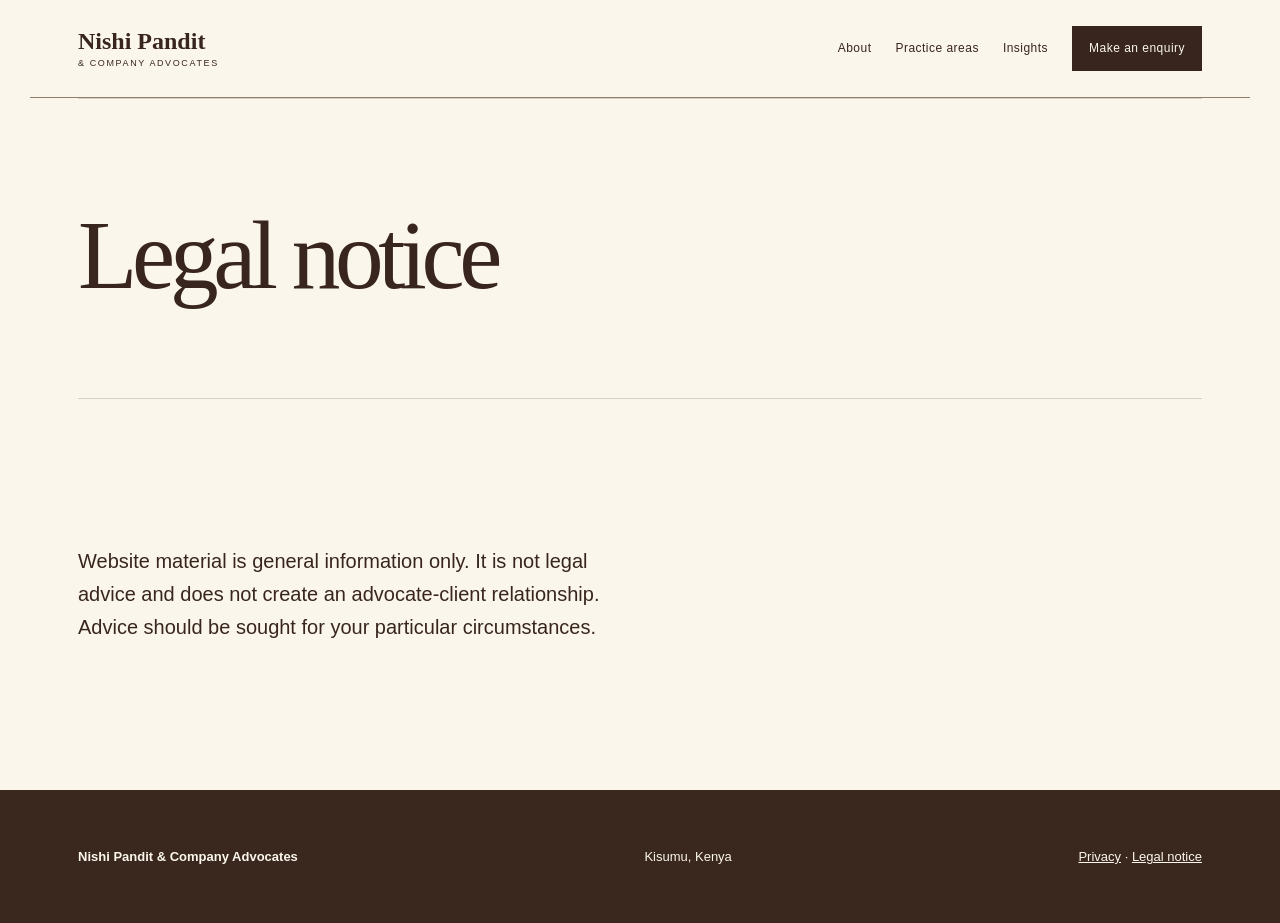
<file: terms.html>
<!doctype html><html lang="en"><head><meta charset="utf-8"><meta name="viewport" content="width=device-width,initial-scale=1"><title>Legal Notice | Nishi Pandit & Company Advocates</title><meta name="description" content="terms information for Nishi Pandit & Company Advocates."><link rel="canonical" href="https://nishi-pandit-advocates.vercel.app/legal-notice.html"><meta property="og:title" content="Legal Notice | Nishi Pandit & Company Advocates"><meta property="og:description" content="terms information for Nishi Pandit & Company Advocates."><meta property="og:image" content="https://nishi-pandit-advocates.vercel.app/assets/hero.jpg"><meta name="twitter:card" content="summary_large_image"><link rel="manifest" href="/manifest.webmanifest"><link rel="preload" as="image" href="/assets/hero.jpg"><style>:root{--ink:#38261e;--paper:#faf6ed;--accent:#b47d4b;--line:color-mix(in srgb,var(--ink) 18%,transparent)}*{box-sizing:border-box}html{scroll-behavior:smooth}body{margin:0;background:var(--paper);color:var(--ink);font:16px/1.65 Arial,sans-serif}a{color:inherit}header,main,footer{max-width:1220px;margin:auto;padding-inline:clamp(20px,4vw,48px)}header{height:88px;display:flex;align-items:center;justify-content:space-between;border-bottom:1px solid var(--line)}.logo{text-decoration:none;font:600 20px/1 Georgia,serif}.logo small{display:block;font:9px Arial;letter-spacing:.18em;margin-top:5px}nav{display:flex;align-items:center;gap:24px;font-size:12px;letter-spacing:.04em}nav a{text-decoration:none}.navcta,.button{background:var(--ink);color:var(--paper);padding:13px 17px}.menu{display:none}section{padding:clamp(68px,10vw,126px) 0;border-top:1px solid var(--line)}.hero{border:0;padding-top:50px;display:grid;grid-template-columns:1.05fr .95fr;gap:clamp(32px,7vw,90px);align-items:end;min-height:640px}.kicker{font-size:11px;font-weight:700;letter-spacing:.18em;text-transform:uppercase;color:#8c6545}h1,h2,h3{font-family:Georgia,serif;font-weight:500;line-height:.96;margin:0 0 24px}h1{font-size:clamp(54px,7.6vw,106px);letter-spacing:-.055em}h2{font-size:clamp(38px,5vw,66px);letter-spacing:-.04em}.hero p,.intro{font-size:20px;max-width:570px}.heroimg{width:100%;height:510px;object-fit:cover;display:block;filter:saturate(.8) contrast(1.03)}.button{display:inline-block;text-decoration:none;font-size:11px;letter-spacing:.12em;text-transform:uppercase;font-weight:bold}.twocol{display:grid;grid-template-columns:1fr 1fr;gap:clamp(35px,8vw,110px)}.cards{display:grid;grid-template-columns:repeat(3,1fr);border:1px solid var(--line)}.card{padding:28px;border-right:1px solid var(--line);min-height:250px}.card:last-child{border:0}.card h3{font-size:27px}.wideimage{width:100%;height:390px;object-fit:cover}.band{background:var(--ink);color:var(--paper);padding:clamp(36px,6vw,70px)}.band h2{max-width:700px}.details{font-size:19px}.legal{font-size:14px;max-width:760px;color:color-mix(in srgb,var(--ink) 74%,transparent)}footer{padding-block:55px;font-size:13px;border-top:1px solid var(--line)}footer div{display:flex;justify-content:space-between;gap:20px;flex-wrap:wrap}.pagehero{padding:110px 0 72px}.list{padding:0;margin:35px 0;list-style:none;border-top:1px solid var(--line)}.list li{padding:25px 0;border-bottom:1px solid var(--line);display:grid;grid-template-columns:1fr 2fr;gap:30px}.list b{font:500 30px Georgia,serif}@media(max-width:760px){header{height:76px}nav{display:none}.menu{display:block;border:0;background:none;color:var(--ink);font:12px Arial;letter-spacing:.1em;text-transform:uppercase}.hero,.twocol{grid-template-columns:1fr}.hero{min-height:auto;padding-top:60px}.heroimg{height:350px}.cards{grid-template-columns:1fr}.card{border-right:0;border-bottom:1px solid var(--line);min-height:0}.card:last-child{border-bottom:0}.list li{grid-template-columns:1fr;gap:9px}section{padding:70px 0}}@media(prefers-reduced-motion:reduce){html{scroll-behavior:auto}}</style><link rel="stylesheet" href="/assets/brand.css"><script type="application/ld+json">{"@context":"https://schema.org","@type":"LegalService","name":"Nishi Pandit & Company Advocates","address":{"@type":"PostalAddress","addressLocality":"Kisumu","addressCountry":"KE"}}</script></head><body><header><a class="logo" href="/">Nishi Pandit<small>& COMPANY ADVOCATES</small></a><button class="menu" aria-label="Open navigation">Menu</button><nav><a href="/about.html">About</a><a href="/practice-areas.html">Practice areas</a><a href="/insights.html">Insights</a><a href="/contact.html" class="navcta">Make an enquiry</a></nav></header><main><section class="pagehero"><h1>Legal notice</h1></section><section><p class="intro">Website material is general information only. It is not legal advice and does not create an advocate-client relationship. Advice should be sought for your particular circumstances.</p></section></main><footer><div><strong>Nishi Pandit & Company Advocates</strong><span>Kisumu, Kenya</span><span><a href="/privacy.html">Privacy</a> · <a href="/terms.html">Legal notice</a></span></div></footer><script src="/assets/site.js"></script></body></html>
</file>
<file: assets/brand.css>
/* Nishi Pandit — warm heritage / refined frame */
:root{--accent:#b77750}body{background:#fbf6eb}header{height:98px;border-bottom:1px solid #8e7c6e}.logo{font-size:24px}.hero{min-height:730px;grid-template-columns:1fr 1fr;gap:0;border:1px solid #8e7c6e;padding:0;margin-top:40px;margin-bottom:100px}.hero>div{padding:80px 60px;display:flex;flex-direction:column;justify-content:center;background:#3a281f;color:#fbf6eb}.hero .kicker{color:#d9af90}.heroimg{height:100%;min-height:650px;filter:sepia(.15) saturate(.75)}.hero h1{font-size:clamp(54px,6.8vw,96px)}.hero .button{background:#b77750}.hero+section{border-top:0}.cards{border:0;gap:18px}.card{border:1px solid #8e7c6e;background:#f4ead9;min-height:320px;padding:38px}.card:nth-child(2){background:#d8d7c6}.twocol:has(.wideimage){align-items:center}.wideimage{height:540px;padding:18px;border:1px solid #8e7c6e;object-fit:cover}.band{background:#705041;margin:80px 0}.band .button{background:#fbf6eb;color:#3a281f}footer{background:#3a281f;color:#fbf6eb;max-width:none;padding-inline:max(24px,calc((100vw - 1124px)/2))}@media(max-width:760px){header{height:78px}.hero{grid-template-columns:1fr;margin-top:20px;margin-bottom:45px}.hero>div{padding:55px 28px}.heroimg{min-height:0;height:360px}.wideimage{height:370px}.band{margin:50px 0}}
@media(max-width:760px){header nav.open{display:flex;position:absolute;z-index:20;top:78px;left:0;right:0;padding:28px;background:#fbf6eb;color:#3a281f;flex-direction:column;align-items:flex-start}.menu{z-index:21}}
</file>
